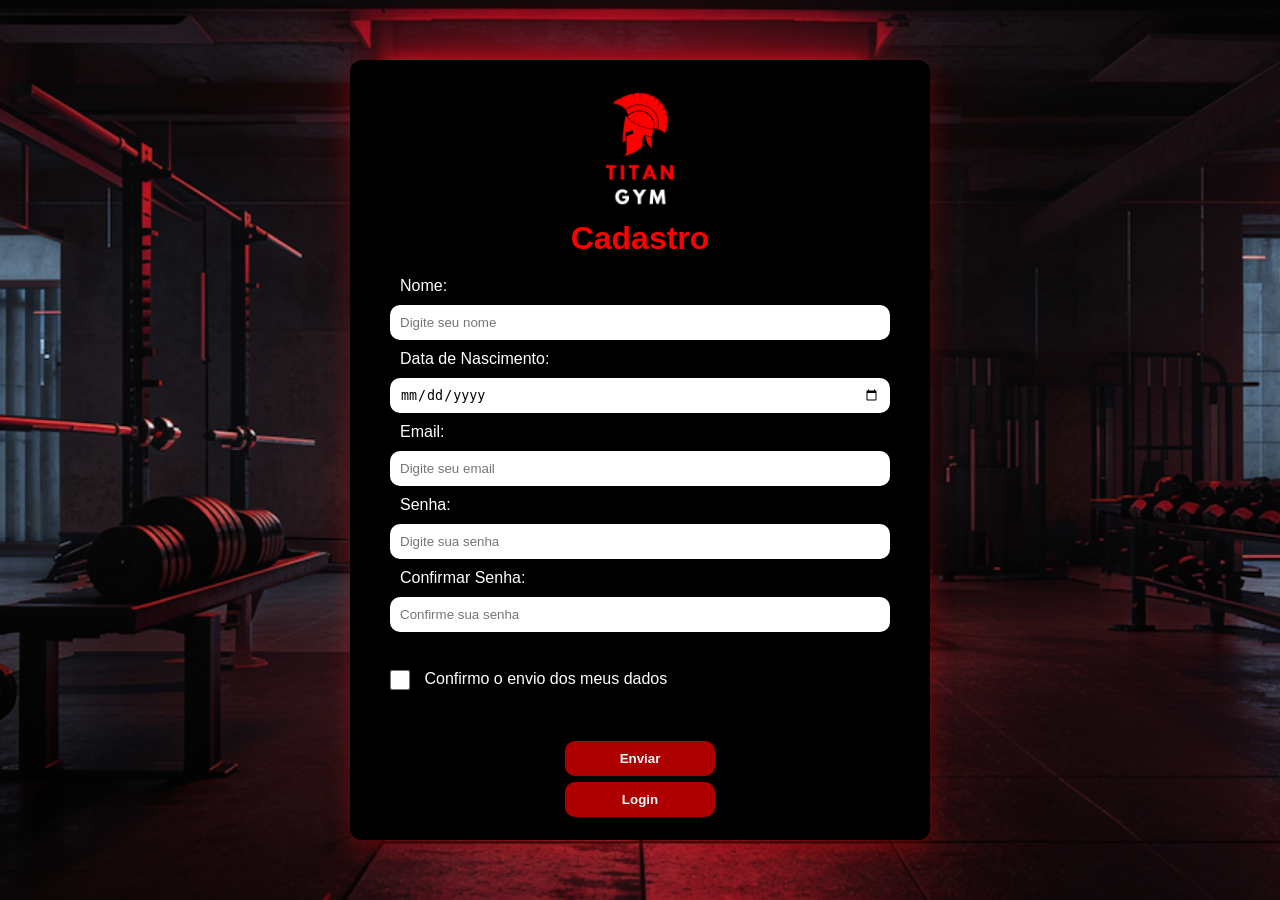
<file: index.html>
<!DOCTYPE html>
<html lang="pt-BR">
<head>
    <meta charset="UTF-8">
    <title>Cadastro</title>
    <link rel="stylesheet" href="style.css">
</head>
<body>

    <div class="cadastro">
        <img src="imagens/Logo.png">

        <h1>Cadastro</h1>

        <form>

            <label>Nome:</label>
            <input type="text" id="nome" name="nome" placeholder="Digite seu nome">

            <label>Data de Nascimento:</label>
            <input type="date" id="data_nascimento" name="data_nascimento">

            <label>Email:</label>
            <input type="text" id="email" name="email" placeholder="Digite seu email">

            <label>Senha:</label>
            <input type="password" id="senha" name="senha" placeholder="Digite sua senha">

            <label>Confirmar Senha:</label>
            <input type="password" id="confirmar_senha" name="confirmar_senha" placeholder="Confirme sua senha"><br>

            <input type="checkbox" id="confirmar" name="confirmar">
            <label>Confirmo o envio dos meus dados</label><br><br>
           
        </form>

       <button id="btnCadastrar">Enviar</button>

       <button id="btnLogin">Login</button>

    </div>
   
<script src="cadastro.js"></script>

</body>
</html>
</file>
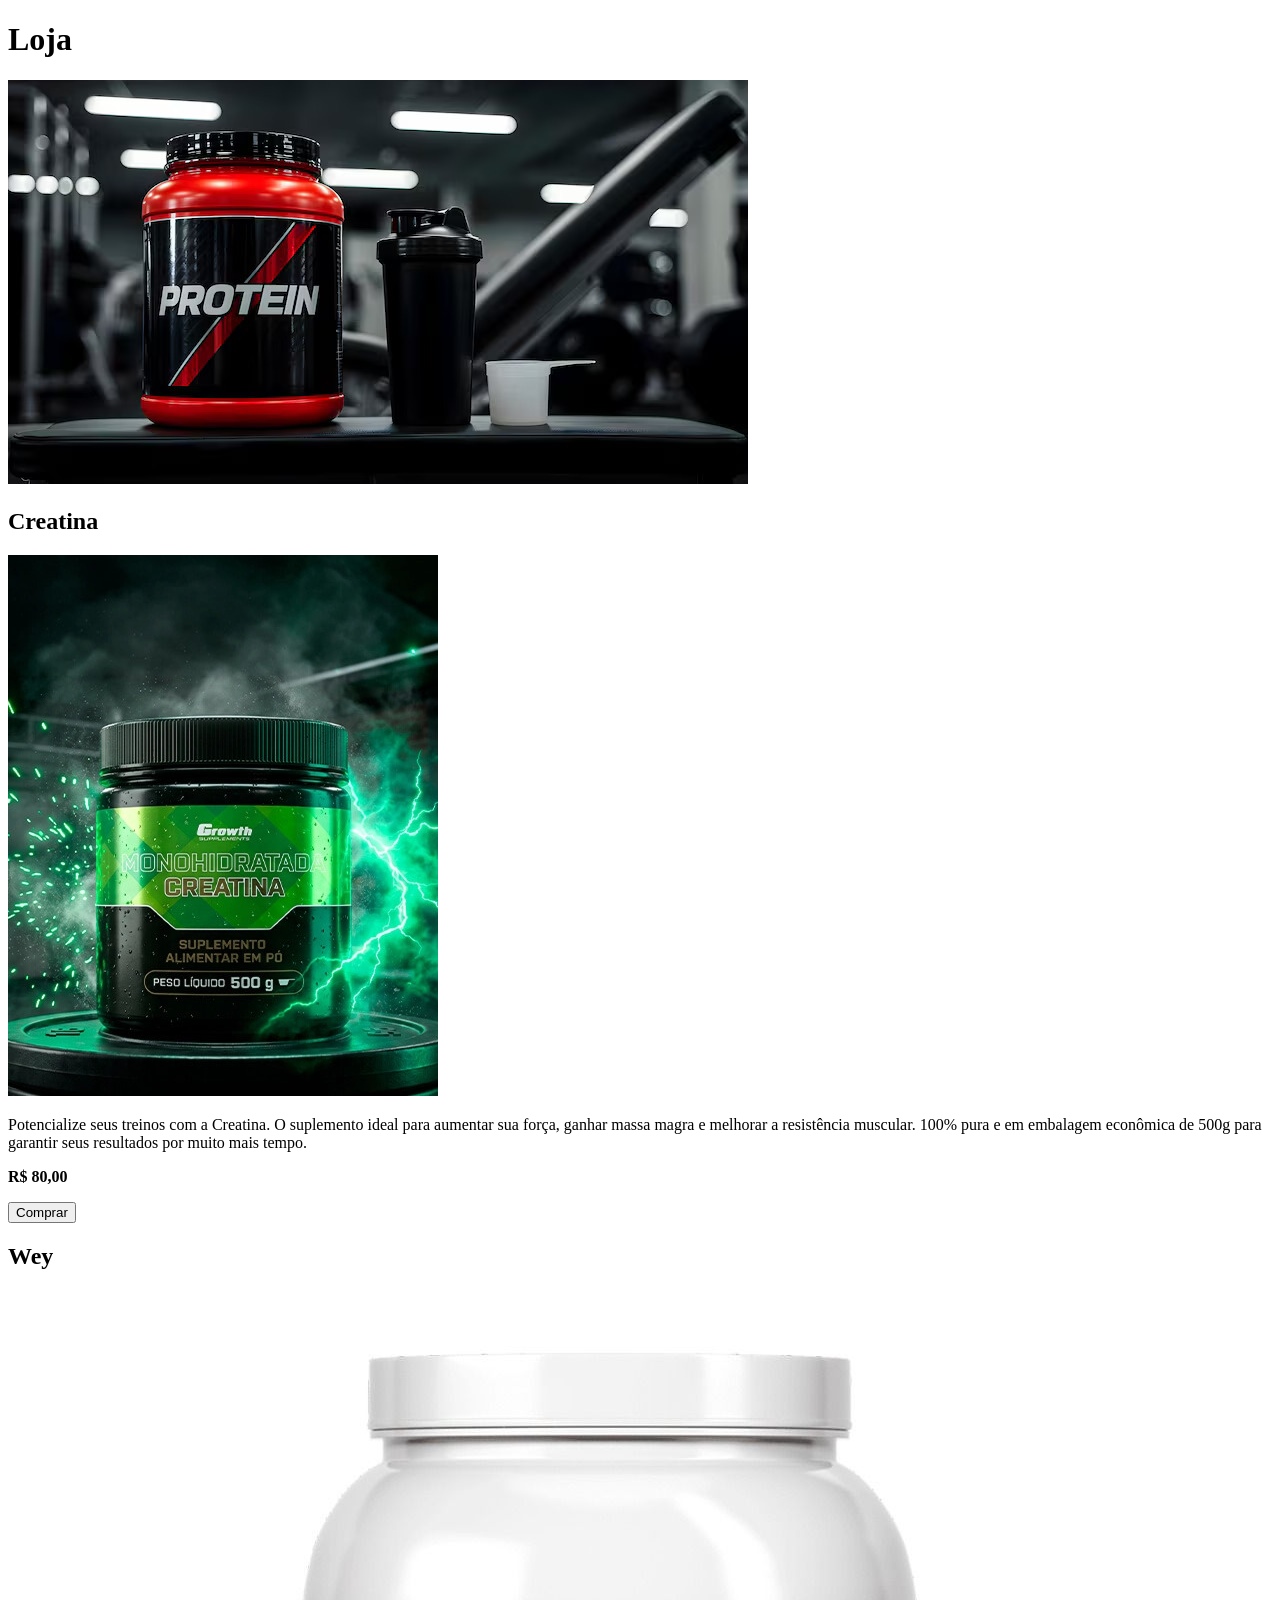
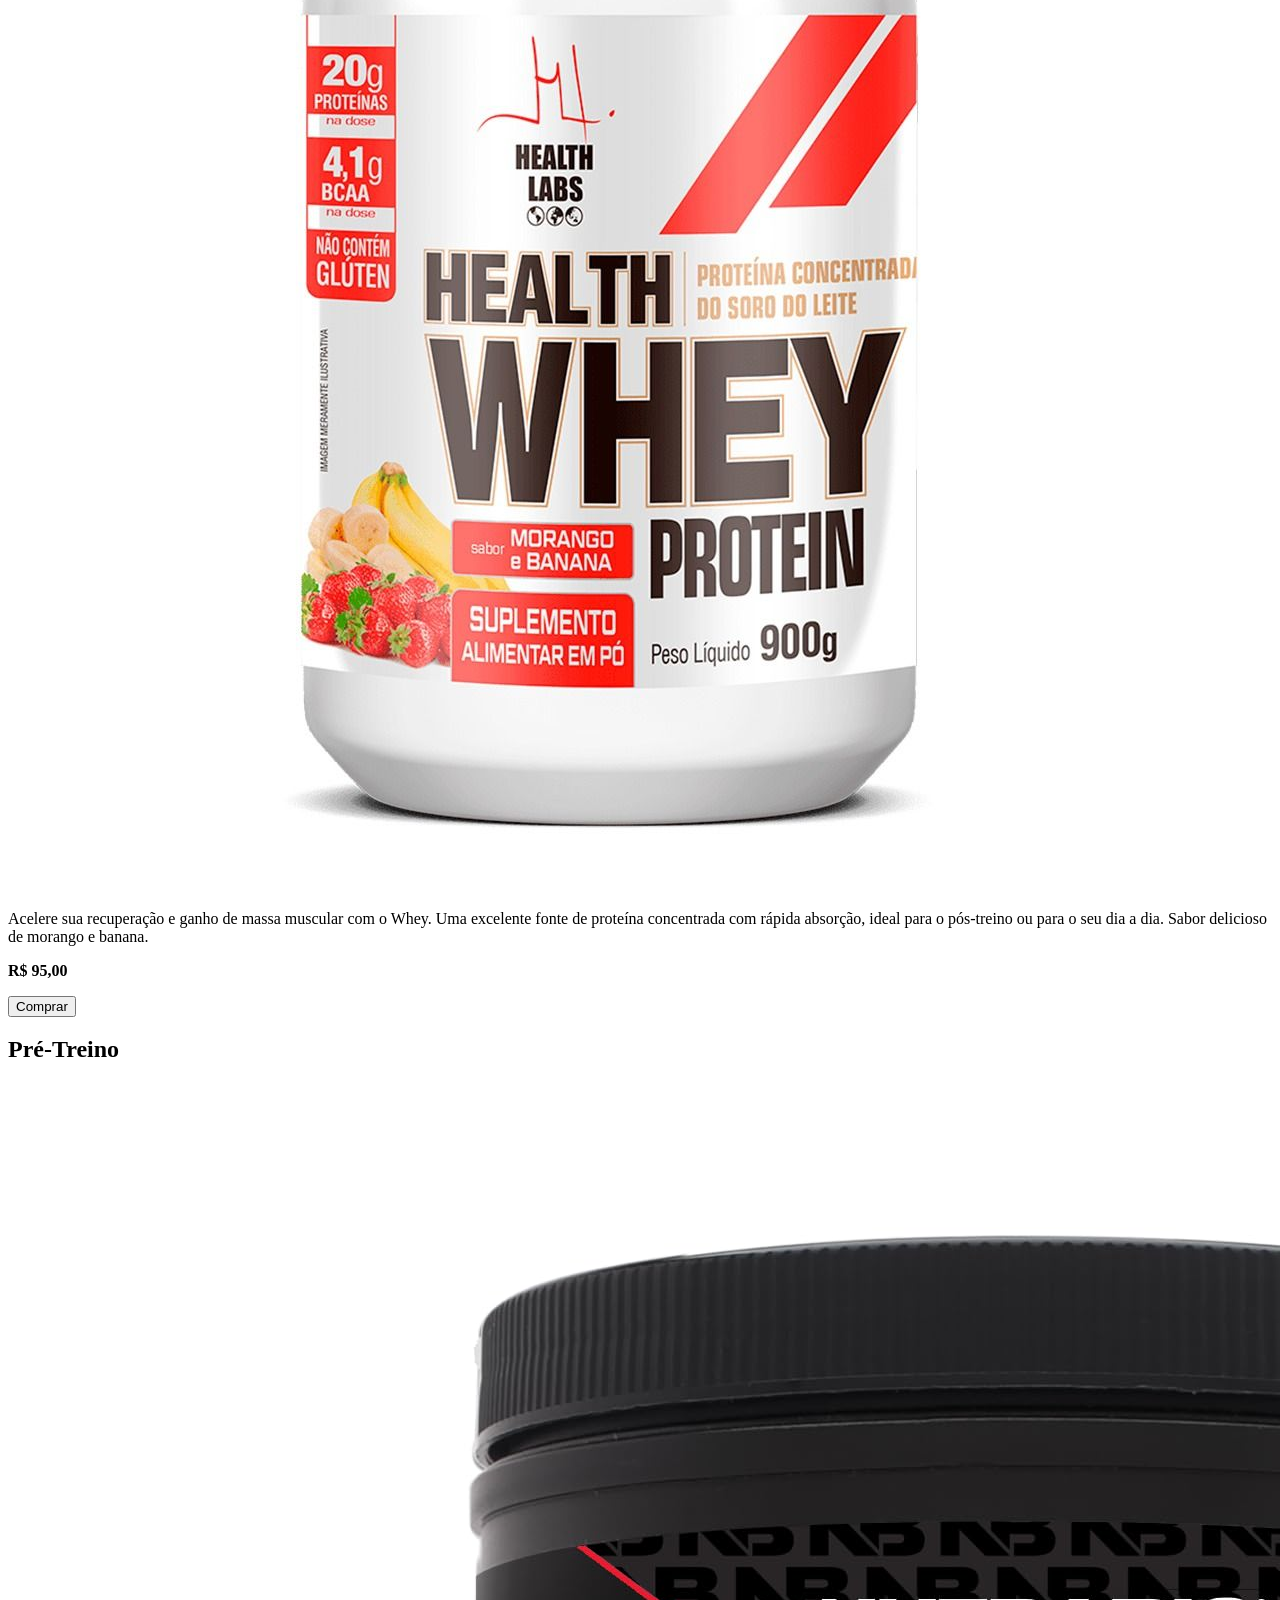
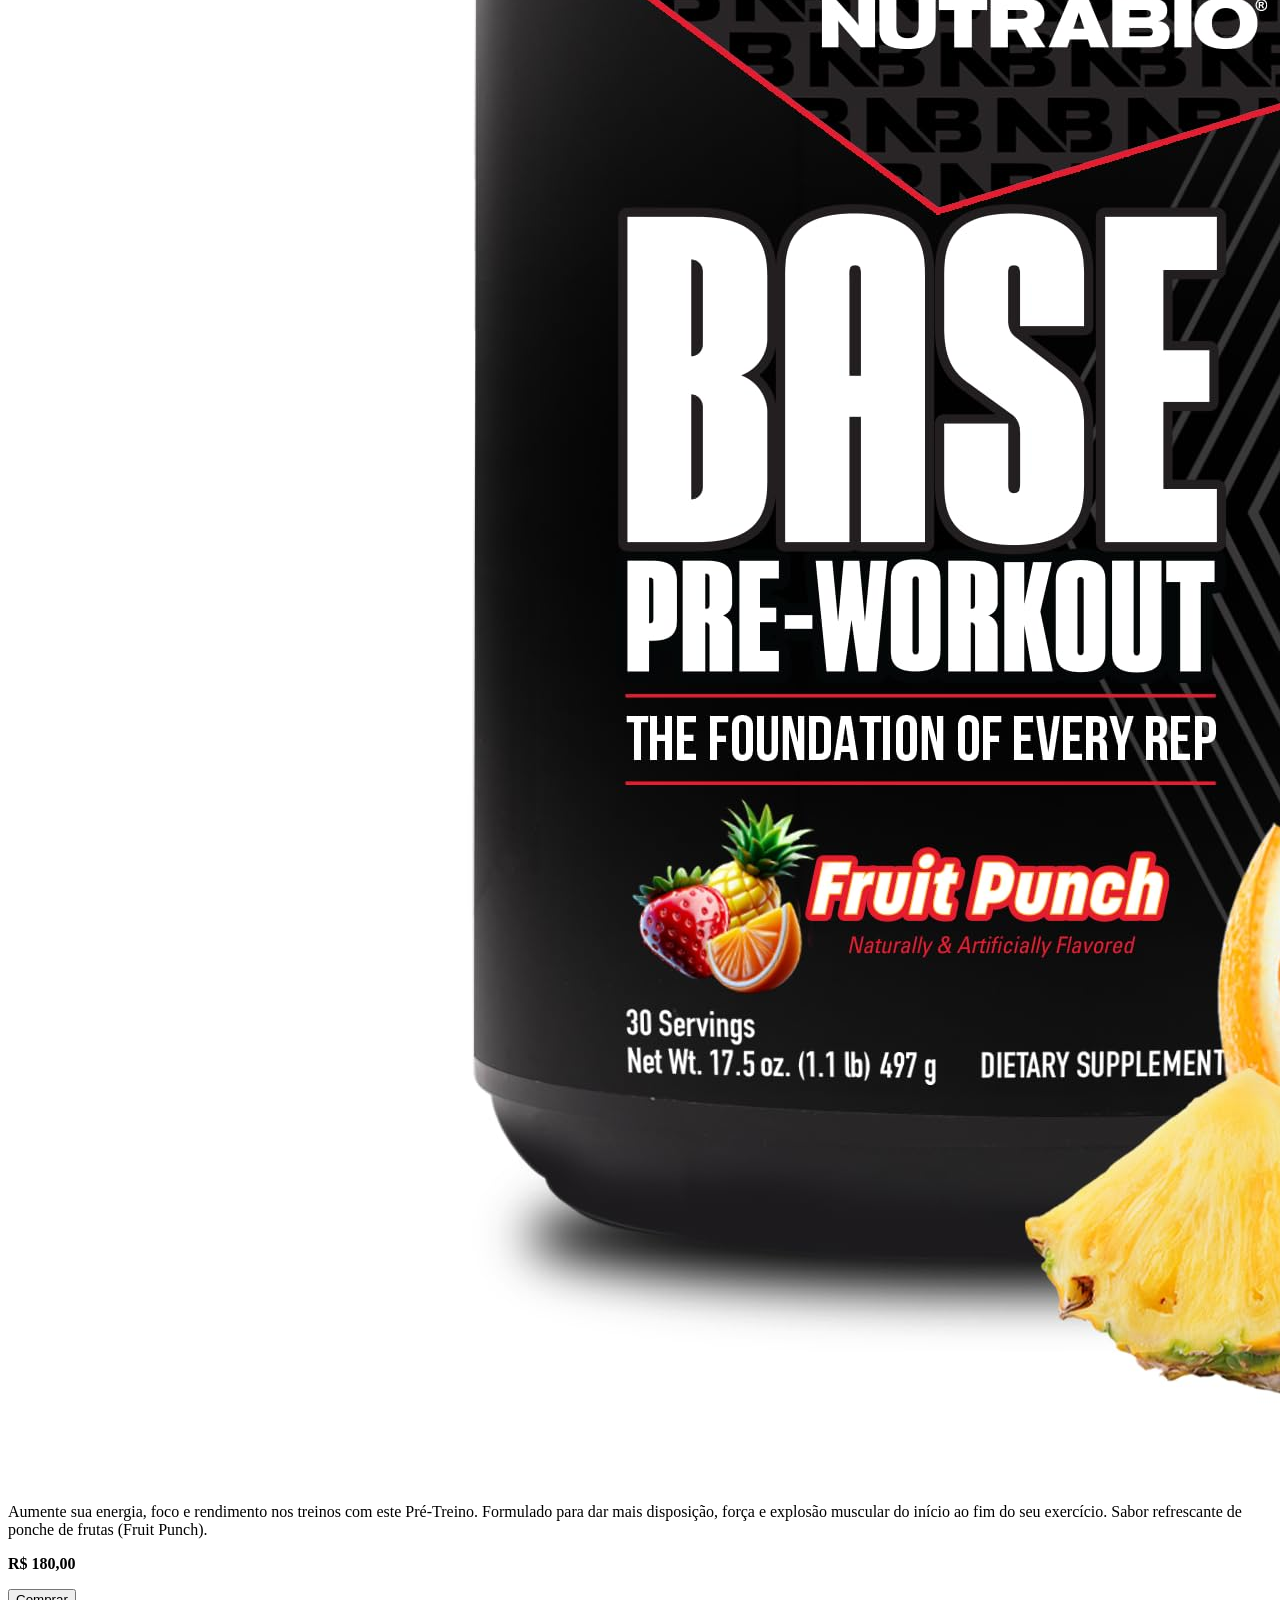
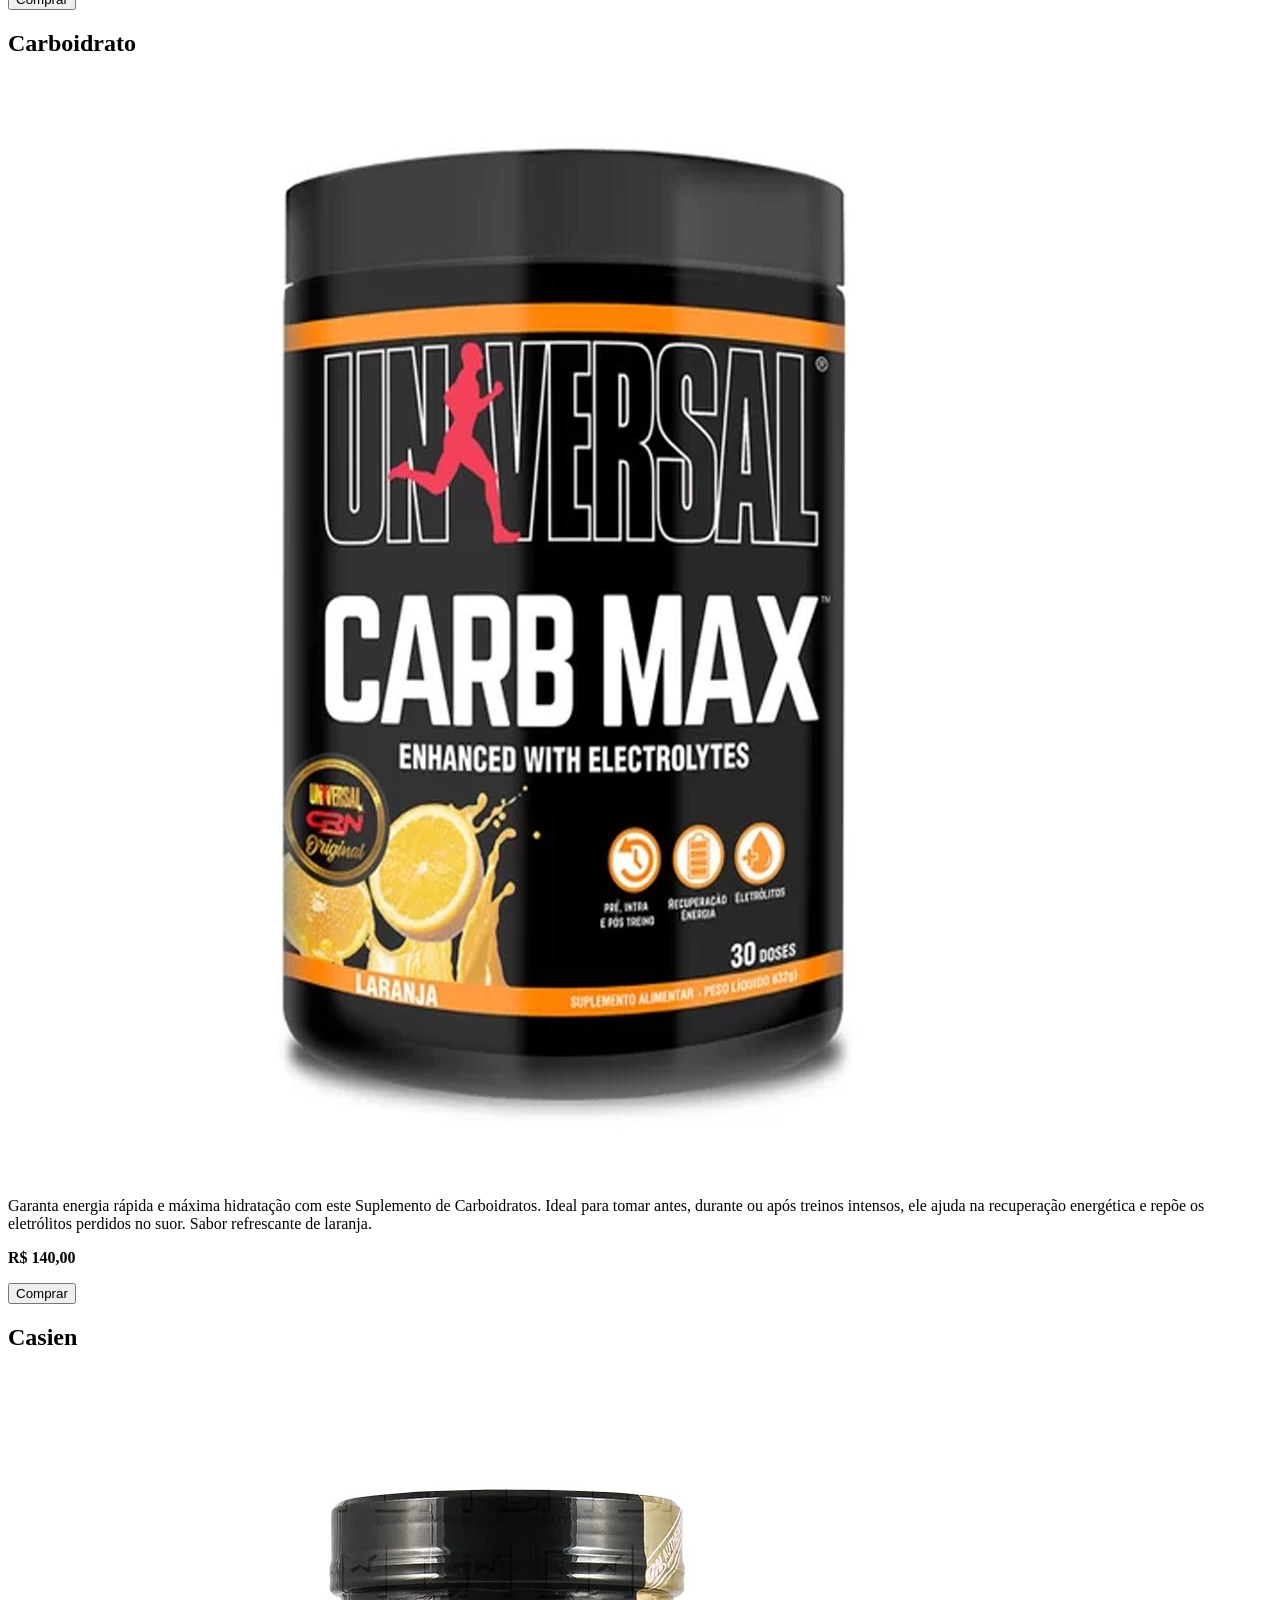
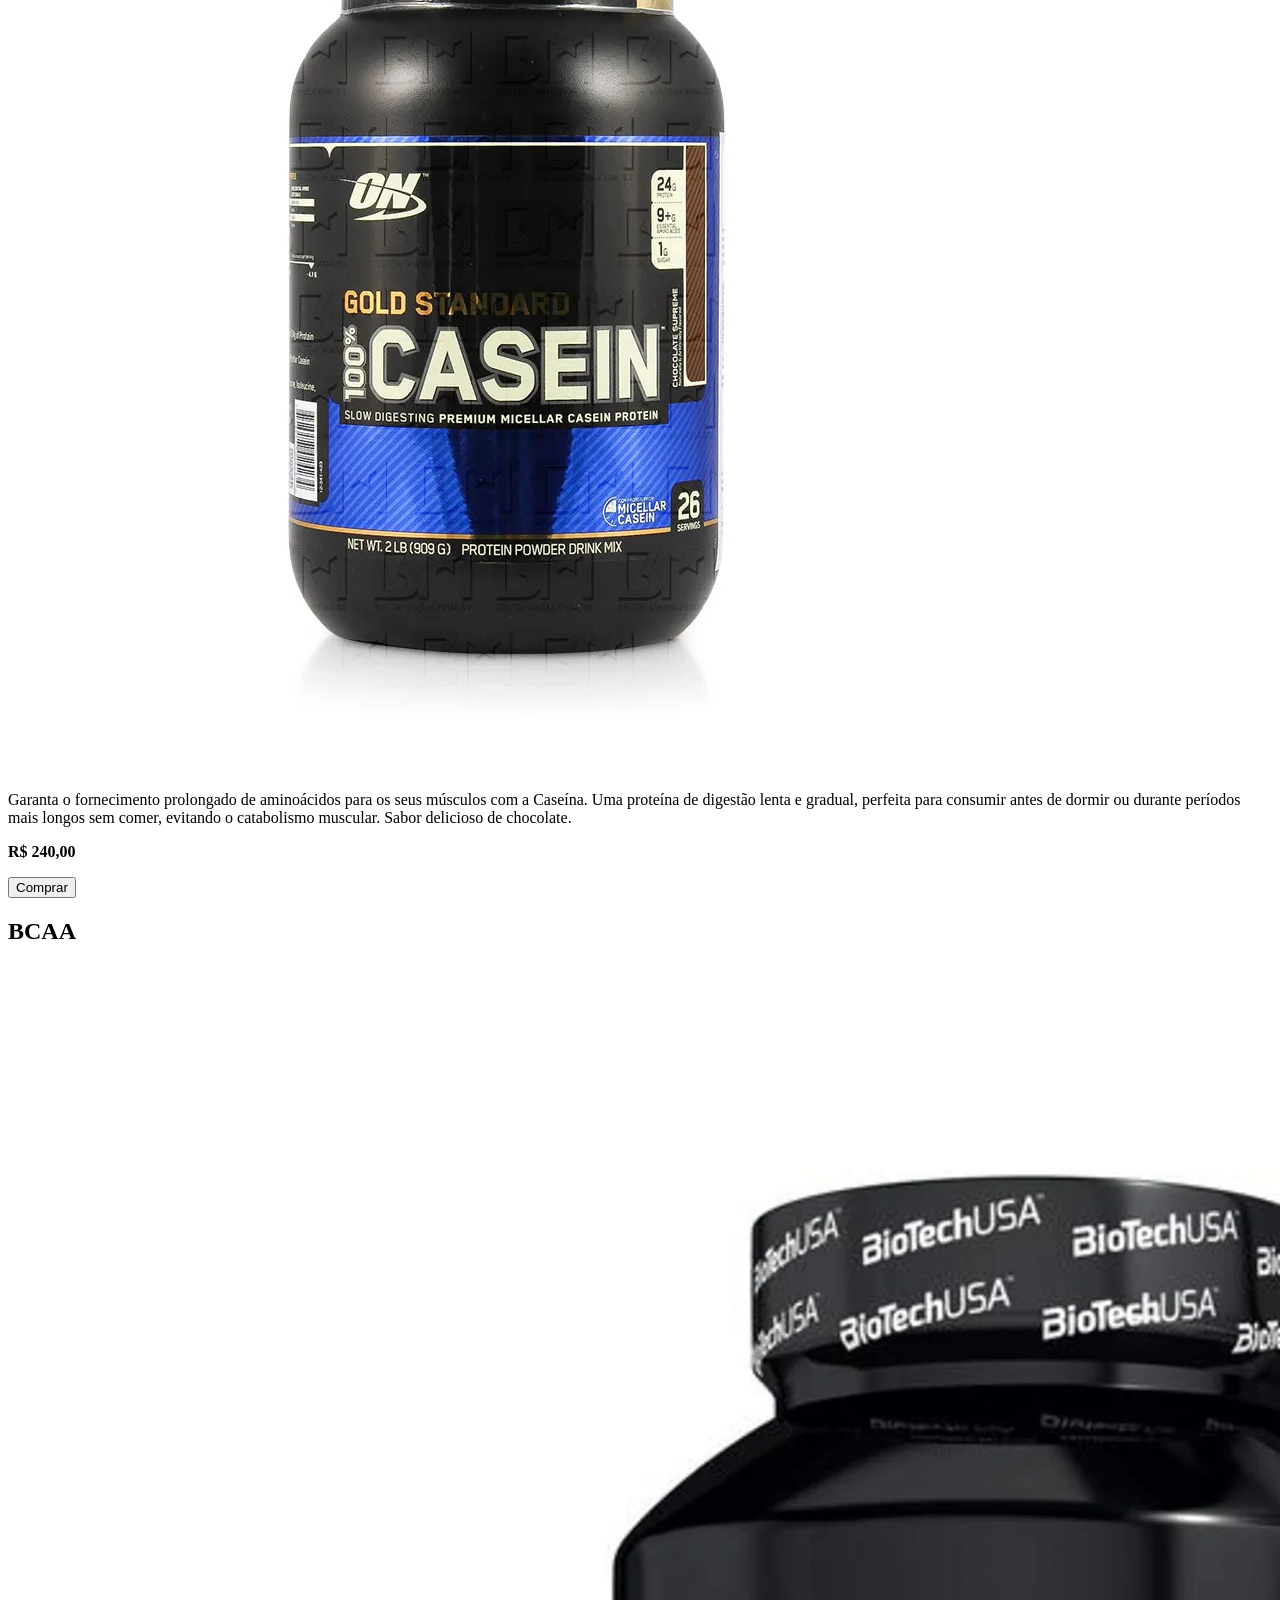
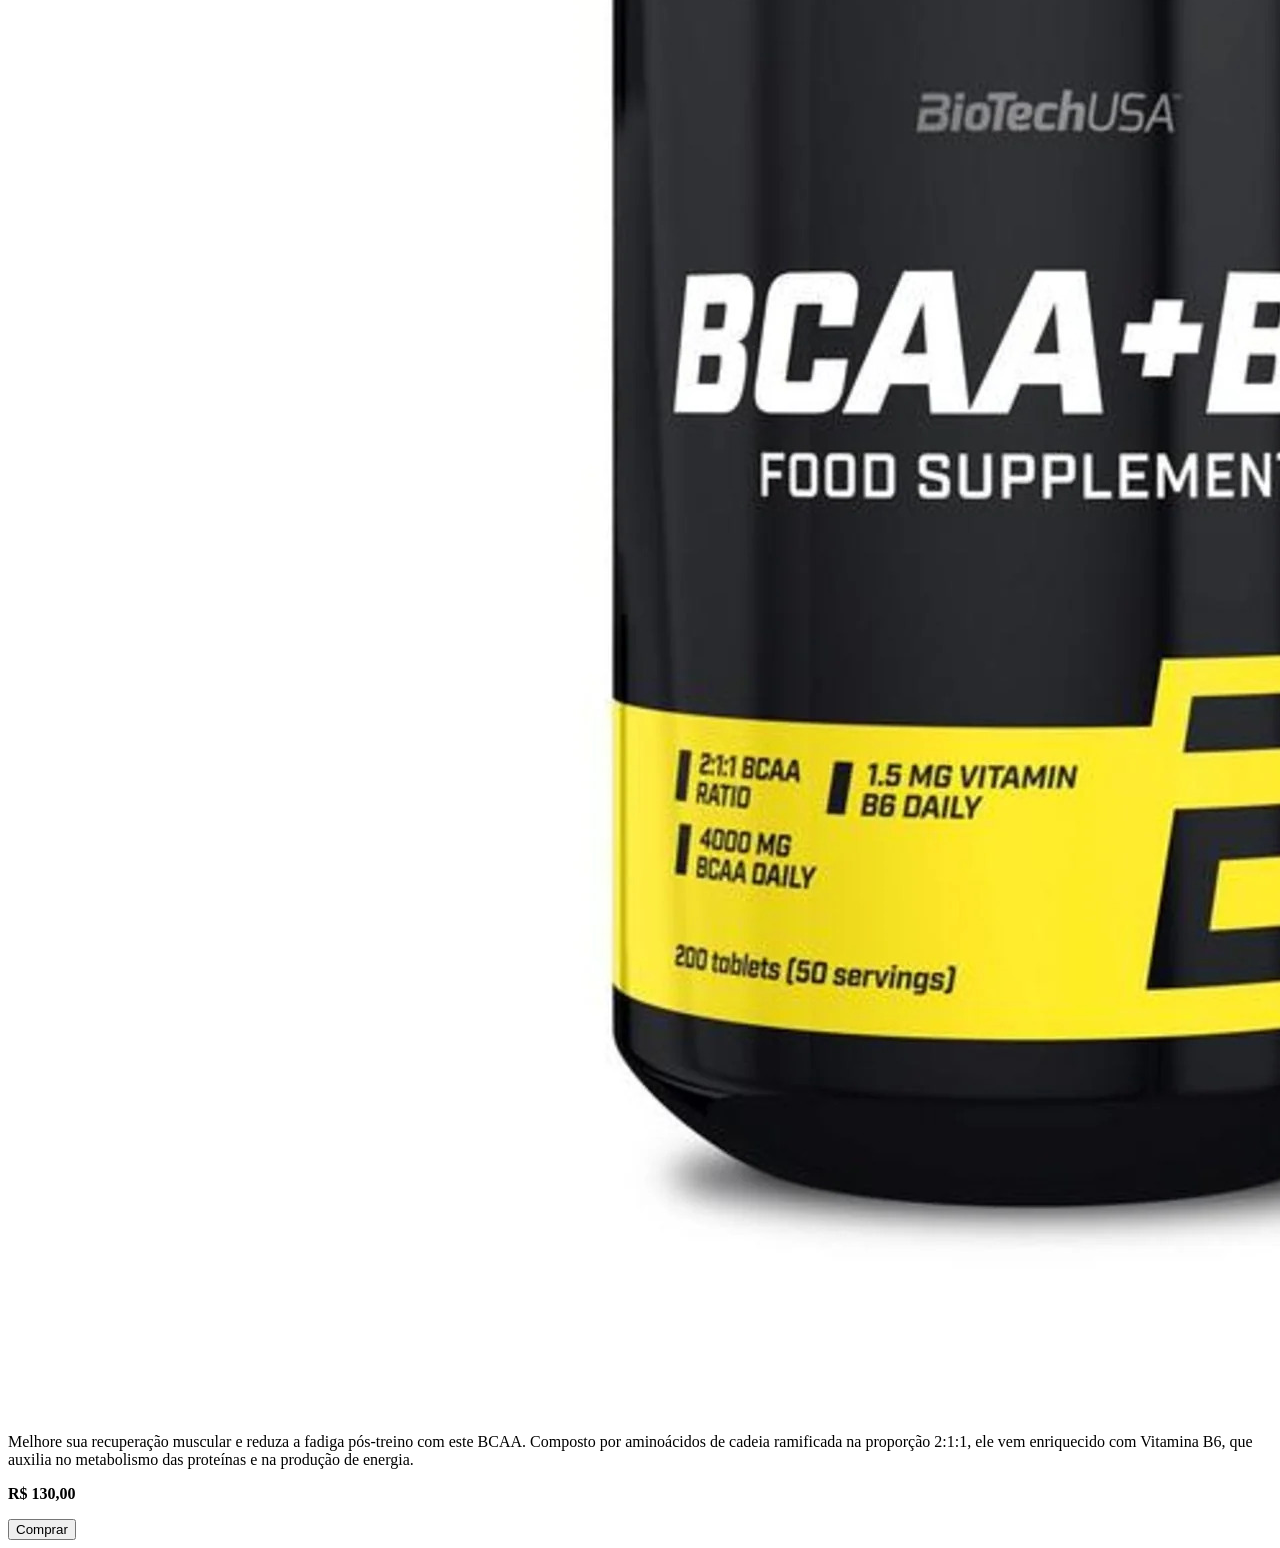
<file: loja.html>
<!DOCTYPE html>
<html lang="pt-BR">
<head>
    <meta charset="UTF-8">
    <title>Loja</title>
</head>
<body>
    
    <h1>Loja</h1>

    <img src="imagens/Fundo_loja.jpg">
    
    <div class="item_loja">

        <h2>Creatina</h2>

        <img src="imagens/Creatina.jpg">

    <p>
        Potencialize seus treinos com a Creatina. O suplemento ideal para aumentar sua força, ganhar massa magra
        e melhorar a resistência muscular. 100% pura e em embalagem econômica de 500g para garantir seus resultados
        por muito mais tempo.
    </p>

    <p>
        <strong>R$ 80,00</strong>
    </p>

        <button>Comprar</button>

    </div>


    <div class="item_loja">

        <h2>Wey</h2>

        <img src="imagens/Wey.jpg">

        <p>
            Acelere sua recuperação e ganho de massa muscular com o Whey. Uma excelente fonte de proteína concentrada 
            com rápida absorção, ideal para o pós-treino ou para o seu dia a dia. Sabor delicioso de morango e banana.
        </p>

        <p>
            <strong>R$ 95,00</strong>
        </p>

        <button>Comprar</button>

    </div>


    <div class="item_loja">

        <h2>Pré-Treino</h2>

        <img src="imagens/Pré-treino.jpg">

        <p>
            Aumente sua energia, foco e rendimento nos treinos com este Pré-Treino. Formulado para dar mais disposição, 
            força e explosão muscular do início ao fim do seu exercício. Sabor refrescante de ponche de frutas (Fruit Punch).
        </p>

        <p>
            <strong>R$ 180,00</strong>
        </p>

        <button>Comprar</button>

    </div>


    <div class="item_loja">

        <h2>Carboidrato</h2>

        <img src="imagens/Carboidrato.jpg">

        <p>
            Garanta energia rápida e máxima hidratação com este Suplemento de Carboidratos. Ideal para tomar antes, durante ou 
            após treinos intensos, ele ajuda na recuperação energética e repõe os eletrólitos perdidos no suor. Sabor refrescante de laranja.
        </p>

        <p>
            <strong>R$ 140,00</strong>
        </p>

        <button>Comprar</button>

    </div>


    <div class="item_loja">

        <h2>Casien</h2>

        <img src="imagens/Casien.jpg">

        <p>
            Garanta o fornecimento prolongado de aminoácidos para os seus músculos com a Caseína. Uma proteína de digestão lenta e gradual,
         perfeita para consumir antes de dormir ou durante períodos mais longos sem comer, evitando o catabolismo muscular. Sabor delicioso de chocolate.
        </p>

        <p>
            <strong>R$ 240,00</strong>
        </p>

        <button>Comprar</button>

    </div>


    <div class="item_loja">

        <h2>BCAA</h2>

        <img src="imagens/BCAA.jpg">

        <p>
            Melhore sua recuperação muscular e reduza a fadiga pós-treino com este BCAA. Composto por aminoácidos de cadeia ramificada na proporção 2:1:1,
            ele vem enriquecido com Vitamina B6, que auxilia no metabolismo das proteínas e na produção de energia.

        <p>
            <strong>R$ 130,00</strong>
        </p>

        <button>Comprar</button>

    </div>

</body>
</html>
</file>
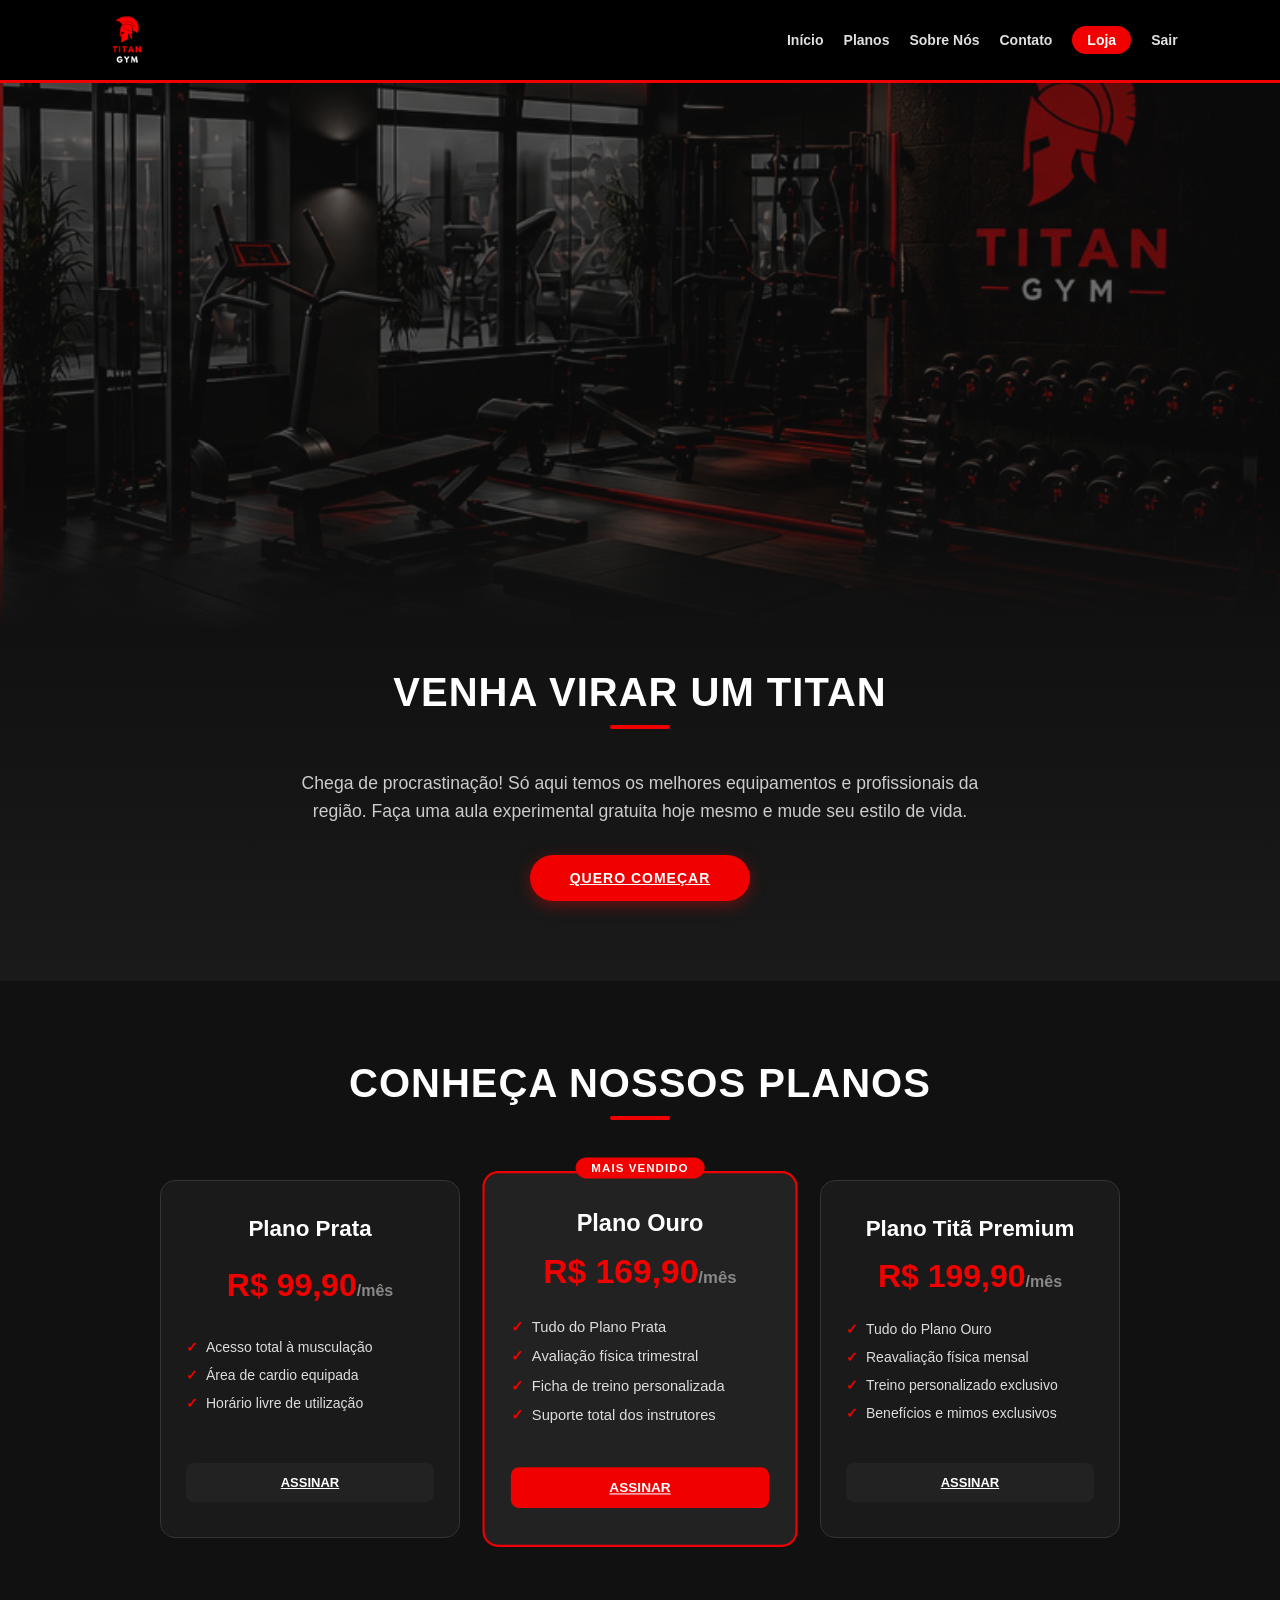
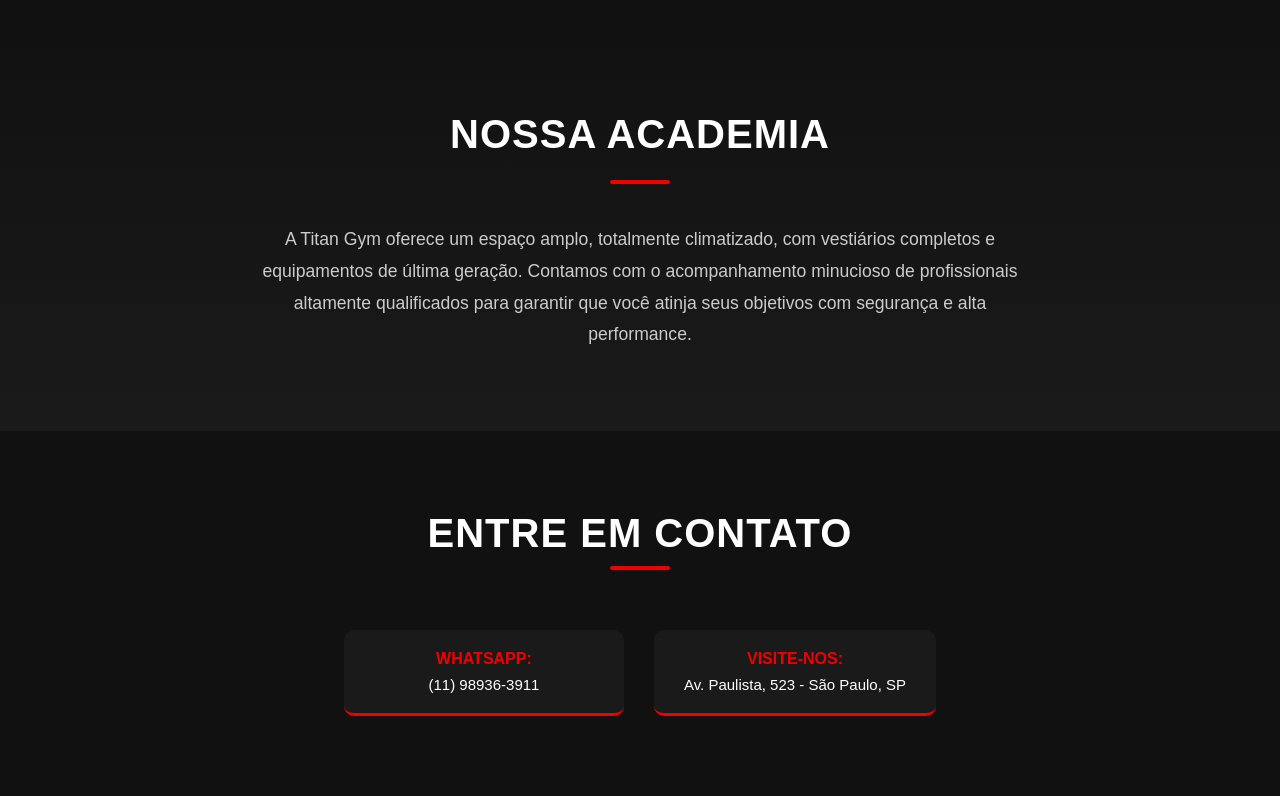
<file: tela_inicial.html>
<!DOCTYPE html>
<html lang="pt-BR">
<head>
    <meta charset="UTF-8">
    <meta name="viewport" content="width=device-width, initial-scale=1.0">
    <title>Titan GYM - Home</title>
    <link rel="stylesheet" href="tela_inicial.css">
</head>
<body>

<header>
    <img src="imagens/Logo.png" alt="Titan Gym Logo">
    <nav>
        <ul>
            <li><a href="#inicio">Início</a></li>
            <li><a href="#planos">Planos</a></li>
            <li><a href="#sobre">Sobre Nós</a></li>
            <li><a href="#contato">Contato</a></li>
            <li><a href="Loja da Academia/loja.html" class="destaque-loja">Loja</a></li>
            <li><a href="#sair">Sair</a></li>
        </ul>
    </nav>
</header>

<div class="banner">
    <img src="imagens/Academia 2.jpg" class="slide ativo" alt="Academia 1">
    <img src="imagens/Academia 3.jpg" class="slide" alt="Academia 2">
    <img src="imagens/Academia titan.jpg" class="slide" alt="Academia 3">
    <div class="overlay-banner"></div>
</div>

<main>

<section id="inicio">
    <div class="inicio-conteudo">
        <h2>VENHA VIRAR UM TITAN</h2>
        <p>Chega de procrastinação! Só aqui temos os melhores equipamentos e profissionais da região. Faça uma aula experimental gratuita hoje mesmo e mude seu estilo de vida.</p>
        <a href="#contato" class="btn-principal">Quero Começar</a>
    </div>
</section>

<section id="planos">
    <h2>Conheça Nossos Planos</h2>
    
    <div class="container-planos">
        <div class="plano">
            <h3>Plano Prata</h3>
            <div class="preco">R$ 99,90<span>/mês</span></div>
            <ul>
                <li>Acesso total à musculação</li>
                <li>Área de cardio equipada</li>
                <li>Horário livre de utilização</li>
            </ul>
            <a href="#contato">Assinar</a>
        </div>

        <div class="plano destaque">
            <div class="badge">Mais Vendido</div>
            <h3>Plano Ouro</h3>
            <div class="preco">R$ 169,90<span>/mês</span></div>
            <ul>
                <li>Tudo do Plano Prata</li>
                <li>Avaliação física trimestral</li>
                <li>Ficha de treino personalizada</li>
                <li>Suporte total dos instrutores</li>
            </ul>
            <a href="#contato">Assinar</a>
        </div>

        <div class="plano">
            <h3>Plano Titã Premium</h3>
            <div class="preco">R$ 199,90<span>/mês</span></div>
            <ul>
                <li>Tudo do Plano Ouro</li>
                <li>Reavaliação física mensal</li>
                <li>Treino personalizado exclusivo</li>
                <li>Benefícios e mimos exclusivos</li>
            </ul>
            <a href="#contato">Assinar</a>
        </div>
    </div>
</section>

<section id="sobre">
    <div class="container-texto">
        <h2>Nossa Academia</h2>
        <p>A Titan Gym oferece um espaço amplo, totalmente climatizado, com vestiários completos e equipamentos de última geração. Contamos com o acompanhamento minucioso de profissionais altamente qualificados para garantir que você atinja seus objetivos com segurança e alta performance.</p>
    </div>
</section>

<section id="contato">
    <h2>Entre em Contato</h2>
    <div class="contato-cards">
        <div class="card-info">
            <strong>WhatsApp:</strong>
            <p>(11) 98936-3911</p>
        </div>
        <div class="card-info">
            <strong>Visite-nos:</strong>
            <p>Av. Paulista, 523 - São Paulo, SP</p>
        </div>
    </div>
</section>

</main>

<script>
let index = 0;
const slides = document.querySelectorAll(".slide");

setInterval(() => {
    slides[index].classList.remove("ativo");
    index = (index + 1) % slides.length;
    slides[index].classList.add("ativo");
}, 3000);
</script>

</body>
</html>
</file>
<file: style.css>
* {
    margin: 0;
    padding: 0;
    box-sizing: border-box;
}

h1{
    color: red;
    font-family: 'Lucida Sans', 'Lucida Sans Regular', 'Lucida Grande', 'Lucida Sans Unicode', Geneva, Verdana, sans-serif;
    
}

img{
    width: 120px;
    height: 120px;
    margin: 10px auto;
}

.cadastro{
  padding: 20px;
  background-color: #000000;
  border-radius: 12px;
  box-shadow: 0 8px 24px rgba(255, 0, 0, 0.279);
  max-width: 600px;
  height: 780px;
  margin: 40px auto;
  align-items: center;
  display: flex;
  flex-direction: column; 
  align-items: center;    
}

form{
    color: white;
    padding: 20px;
    font-family: Arial;
}

button{
    height: 35px;
    width: 150px;
    background-color: #ae0000;
    color: aliceblue;
    border: 0px;
    border-radius: 10px;
    cursor: pointer;
    display: block;
    margin: auto;
    gap: 10px;
    font-family: Arial;
     font-weight: bold; /* Deixa o texto em negrito */
}

button:hover{
    width: 300px;
    height: 40px;
    background-color: #ff0000;
    color: white;
}

input {
    width: 500px;
    height: 35px;
    border-radius: 10px;
    border: none;
    padding: 10px;
    margin: 10px auto;
    display: block;
    color: #000000;
}

input:focus {
    outline: none; 
    box-shadow: 0 0 18px red; /* Brilho vermelho direto e simples */
}

input#confirmar {
    cursor: pointer;
    width: 20px;          
    height: 20px;         
    accent-color: red;    
    display: inline-block; 
    vertical-align: middle;
    margin: 10px 0;
}

label{
    padding: 10px;
    gap: 5px;
}

body{
    background-image: url(imagens/Fundo.png);
    background-repeat: no-repeat;
    background-size: cover;
    background-position: center;
    min-height: 100vh;
    display: flex;
    justify-content: center;
    align-items: center;
}
</file>
<file: tela_inicial.css>
/* ==========================================================================
   CONFIGURAÇÕES GERAIS
   ========================================================================== */
* {
    margin: 0;
    padding: 0;
    box-sizing: border-box;
    font-family: Verdana, Geneva, Tahoma, sans-serif;
}

html {
    scroll-behavior: smooth;
}

body {
    background-color: #111111;
    color: white;
    overflow-x: hidden;
}

/* ==========================================================================
   HEADER / NAVEGAÇÃO
   ========================================================================== */
header {
    background-color: rgba(0, 0, 0, 0.95);
    display: flex;
    flex-direction: row;
    justify-content: space-between;
    align-items: center;
    padding: 15px 8%;
    border-bottom: 3px solid #f10000;
    position: fixed;
    top: 0;
    left: 0;
    width: 100%;
    z-index: 1000;
}

header img {
    height: 50px;
    object-fit: contain;
}

nav ul {
    list-style: none;
    display: flex;
    align-items: center;
    gap: 20px;
}

nav ul li a {
    text-decoration: none;
    color: #e0e0e0;
    font-size: 14px;
    font-weight: bold;
    transition: 0.3s ease;
}

nav ul li a:hover {
    color: #f10000;
}

/* Link especial da loja para destacar no menu */
.destaque-loja {
    background-color: #f10000;
    padding: 6px 15px;
    border-radius: 20px;
    color: white !important;
}

.destaque-loja:hover {
    background-color: white !important;
    color: #000 !important;
}

/* ==========================================================================
   BANNER ROTATIVO (SLIDESHOW)
   ========================================================================== */
.banner {
    position: relative;
    width: 100%;
    height: 550px;
    overflow: hidden;
    margin-top: 80px; /* Compensa a altura do header fixo */
}

.slide {
    position: absolute;
    width: 100%;
    height: 100%;
    object-fit: cover;
    opacity: 0;
    transition: opacity 1s ease-in-out;
}

.slide.ativo {
    opacity: 0.4; /* Deixa a imagem sutil no fundo */
}

.overlay-banner {
    position: absolute;
    bottom: 0;
    left: 0;
    width: 100%;
    height: 150px;
    background: linear-gradient(transparent, #111111);
}

/* ==========================================================================
   SEÇÕES GERAIS
   ========================================================================== */
section {
    padding: 80px 10%;
    text-align: center;
}

section h2 {
    color: #ffffff;
    font-size: 2.5rem;
    margin-bottom: 40px;
    text-transform: uppercase;
    letter-spacing: 1px;
    position: relative;
    display: inline-block;
}

/* Linha vermelha charmosa abaixo de cada título principal */
section h2::after {
    content: "";
    display: block;
    width: 60px;
    height: 4px;
    background-color: #f10000;
    margin: 10px auto 0 auto;
    border-radius: 2px;
}

/* ==========================================================================
   SEÇÃO INÍCIO
   ========================================================================== */
#inicio {
    background: linear-gradient(180deg, #111 0%, #1a1a1a 100%);
    padding-top: 40px;
}

.inicio-conteudo {
    max-width: 700px;
    margin: 0 auto;
}

.inicio-conteudo p {
    font-size: 1.1rem;
    line-height: 1.6;
    color: #ccc;
    margin-bottom: 30px;
}

.btn-principal {
    display: inline-block;
    background-color: #f10000;
    color: white;
    padding: 15px 40px;
    border-radius: 30px;
    font-weight: bold;
    text-transform: uppercase;
    font-size: 14px;
    letter-spacing: 1px;
    transition: 0.3s;
    box-shadow: 0 4px 15px rgba(241, 0, 0, 0.4);
}

.btn-principal:hover {
    background-color: white;
    color: black;
    transform: translateY(-3px);
}

/* ==========================================================================
   SEÇÃO DE PLANOS (LADO A LADO)
   ========================================================================== */
#planos {
    background-color: #111111;
}

.container-planos {
    display: flex;
    flex-direction: row;
    justify-content: center;
    align-items: stretch; /* Deixa todos os cards com a mesma altura */
    gap: 30px;
    flex-wrap: wrap; /* Quebra linha perfeitamente no celular */
    margin-top: 20px;
}

.plano {
    background-color: #1a1a1a;
    padding: 35px 25px;
    border-radius: 15px;
    border: 1px solid #333;
    width: 300px;
    display: flex;
    flex-direction: column;
    justify-content: space-between;
    transition: 0.3s ease;
    position: relative;
}

.plano:hover {
    transform: translateY(-10px);
    border-color: #f10000;
    box-shadow: 0 10px 25px rgba(241, 0, 0, 0.15);
}

.plano h3 {
    color: #ffffff;
    font-size: 1.4rem;
    margin-bottom: 15px;
}

.plano .preco {
    font-size: 2rem;
    font-weight: bold;
    color: #f10000;
    margin-bottom: 25px;
}

.plano .preco span {
    font-size: 1rem;
    color: #888;
}

.plano ul {
    list-style: none;
    text-align: left;
    margin-bottom: 30px;
}

.plano ul li {
    font-size: 14px;
    color: #ddd;
    margin-bottom: 12px;
    position: relative;
    padding-left: 20px;
}

/* Pequeno traço vermelho simulando um checkmark na lista dos planos */
.plano ul li::before {
    content: "✓";
    position: absolute;
    left: 0;
    color: #f10000;
    font-weight: bold;
}

.plano a {
    display: block;
    background-color: #222;
    color: white;
    padding: 12px 0;
    border-radius: 8px;
    font-weight: bold;
    text-transform: uppercase;
    font-size: 13px;
    transition: 0.3s;
}

.plano a:hover {
    background-color: #f10000;
}

/* CARD DE DESTAQUE (Plano Ouro) */
.plano.destaque {
    border: 2px solid #f10000;
    background-color: #222222;
    transform: scale(1.05);
}

.plano.destaque a {
    background-color: #f10000;
}

.plano.destaque a:hover {
    background-color: white;
    color: black;
}

.badge {
    position: absolute;
    top: -15px;
    left: 50%;
    transform: translateX(-50%);
    background-color: #f10000;
    color: white;
    padding: 4px 15px;
    font-size: 11px;
    font-weight: bold;
    border-radius: 20px;
    text-transform: uppercase;
    letter-spacing: 1px;
}

/* ==========================================================================
   SEÇÕES SOBRE E CONTATO
   ========================================================================== */
#sobre {
    background: linear-gradient(180deg, #111 0%, #1a1a1a 100%);
}

.container-texto {
    max-width: 800px;
    margin: 0 auto;
    font-size: 1.1rem;
    line-height: 1.8;
    color: #ccc;
}

#contato {
    background-color: #111;
}

.contato-cards {
    display: flex;
    justify-content: center;
    gap: 30px;
    flex-wrap: wrap;
    margin-top: 20px;
}

.card-info {
    background-color: #1a1a1a;
    padding: 20px 30px;
    border-radius: 10px;
    border-bottom: 3px solid #f10000;
    min-width: 280px;
}

.card-info strong {
    color: #f10000;
    display: block;
    margin-bottom: 8px;
    font-size: 16px;
    text-transform: uppercase;
}

.card-info p {
    color: #fff;
    font-size: 15px;
}
</file>
